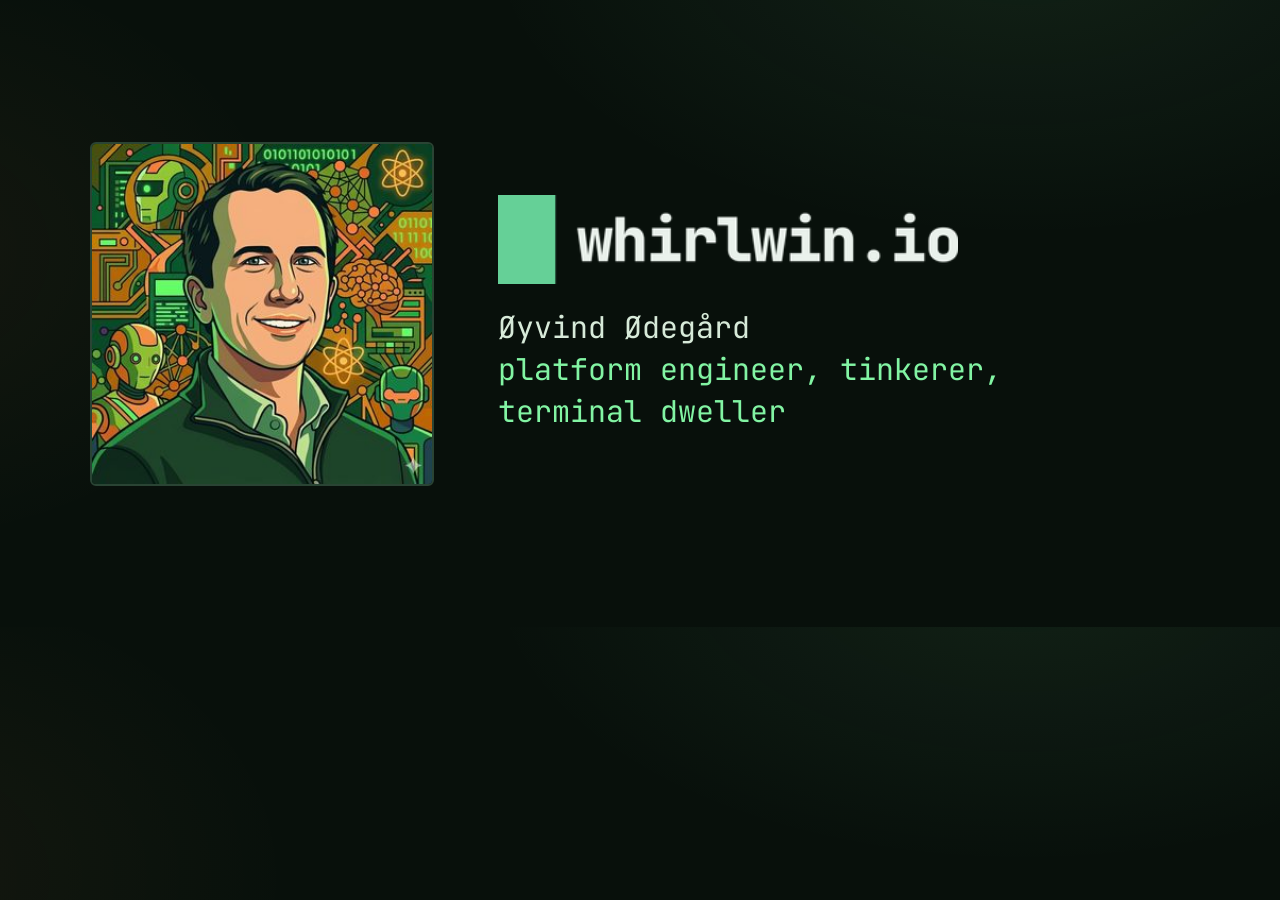
<file: og/default.html>
<!doctype html><html><head><meta charset="utf-8">
<link href="https://fonts.googleapis.com/css2?family=JetBrains+Mono:wght@400;700&display=swap" rel="stylesheet">
<style>
html,body{margin:0}
body{width:1200px;height:627px;font-family:"JetBrains Mono",monospace;display:flex;align-items:center;gap:64px;padding:0 90px;box-sizing:border-box;overflow:hidden;
background:radial-gradient(900px 500px at 80% -10%,rgba(130,244,163,.08),transparent 60%),radial-gradient(700px 500px at -10% 40%,rgba(255,180,84,.05),transparent 60%),#08100b}
img.p{width:340px;height:340px;border-radius:6px;border:2px solid #2a4434;object-fit:cover}
.t{display:flex;flex-direction:column;gap:22px}
img.l{width:460px;height:auto}
p{margin:0;color:#d7ead9;font-size:30px;line-height:1.4;max-width:560px}
p span{color:#82f4a3}
</style></head><body>
<img class="p" src="/public/profile.jpg" alt="">
<div class="t"><img class="l" src="/public/whirlwin-lockup.png" alt="">
<p>Øyvind Ødegård<br><span>platform engineer, tinkerer, terminal dweller</span></p></div>
</body></html>
</file>
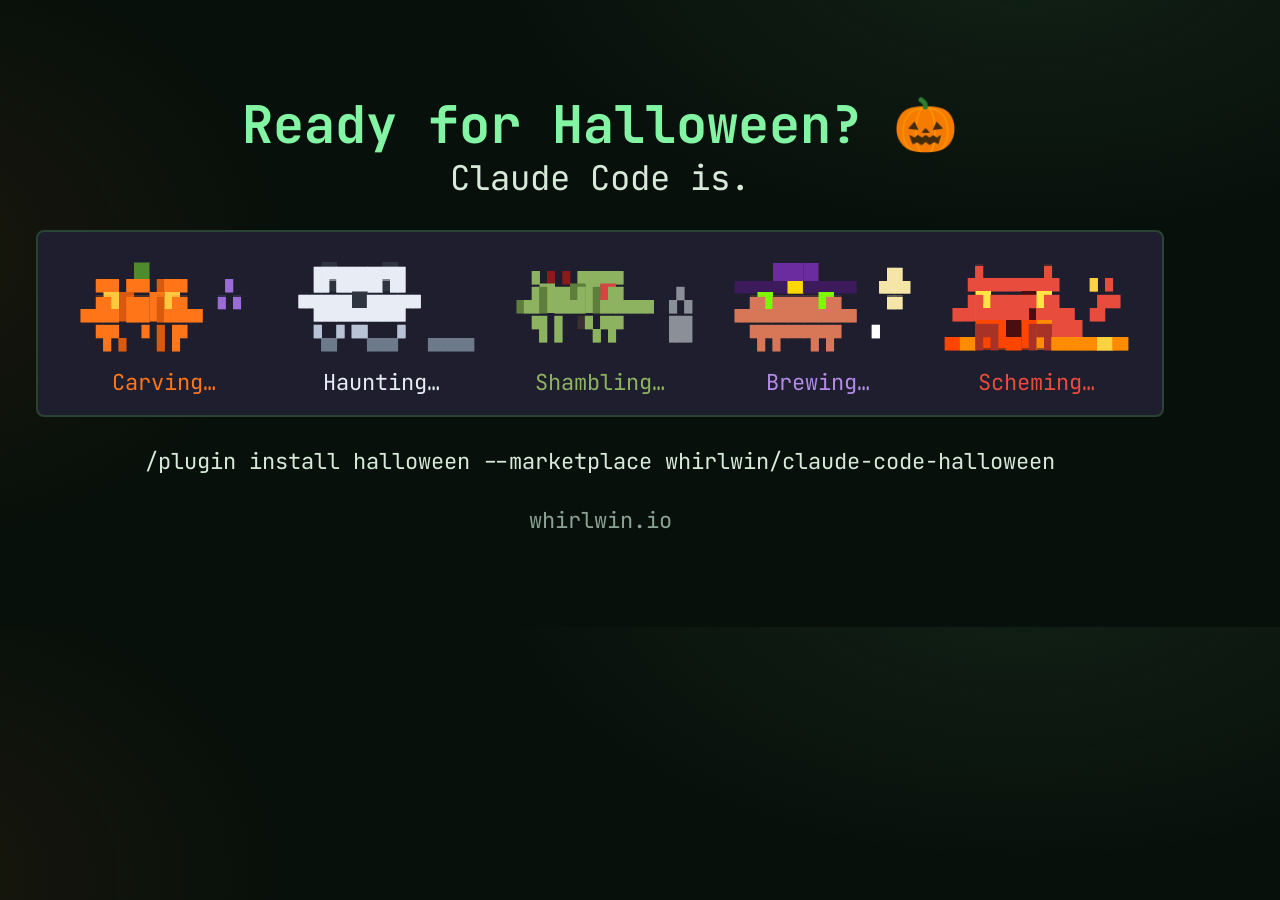
<file: og/ready-for-halloween.html>
<!doctype html><html><head><meta charset="utf-8">
<link href="https://fonts.googleapis.com/css2?family=JetBrains+Mono:wght@400;700&display=swap" rel="stylesheet">
<style>
html,body{margin:0}
body{width:1200px;height:627px;font-family:"JetBrains Mono",monospace;display:flex;flex-direction:column;align-items:center;justify-content:center;gap:30px;overflow:hidden;
background:radial-gradient(900px 500px at 80% -10%,rgba(130,244,163,.08),transparent 60%),radial-gradient(700px 500px at -10% 40%,rgba(255,117,24,.07),transparent 60%),#08100b}
h1{margin:0;color:#82f4a3;font-size:52px;font-weight:700;text-align:center;line-height:1.25}
h1 span{display:block;color:#d7ead9;font-size:34px;font-weight:400}
/* The costumes are frames cropped out of the plugin's own preview.png, one per costume. */
.strip{display:flex;gap:18px;padding:22px 26px 18px;background:#1e1e2e;border:2px solid #2a4434;border-radius:8px}
.c{display:flex;flex-direction:column;align-items:center;gap:8px;font-size:22px}
.s{--k:1.15;width:calc(174px*var(--k));height:calc(92px*var(--k));background:url(/og/halloween-preview.png) no-repeat;background-size:calc(440px*var(--k)) calc(923px*var(--k));image-rendering:pixelated}
.pumpkin .s{background-position:calc(-4px*var(--k)) calc(-4px*var(--k))}
.ghost .s{background-position:calc(-4px*var(--k)) calc(-274px*var(--k))}
.zombie .s{background-position:calc(-4px*var(--k)) calc(-371px*var(--k))}
.witch .s{background-position:calc(-4px*var(--k)) calc(-543px*var(--k))}
.devil .s{background-position:calc(-4px*var(--k)) calc(-724px*var(--k))}
.pumpkin{color:#ff7518}.ghost{color:#e8ecf4}.zombie{color:#8db360}.witch{color:#b38be6}.devil{color:#e74c3c}
p{margin:0;color:#8aa295;font-size:22px}
p b{color:#d7ead9;font-weight:400}
</style></head><body>
<h1>Ready for Halloween? 🎃<span>Claude Code is.</span></h1>
<div class="strip" id="strip">
<div class="c pumpkin"><div class="s"></div>Carving…</div>
<div class="c ghost"><div class="s"></div>Haunting…</div>
<div class="c zombie"><div class="s"></div>Shambling…</div>
<div class="c witch"><div class="s"></div>Brewing…</div>
<div class="c devil"><div class="s"></div>Scheming…</div>
</div>
<p><b>/plugin install halloween --marketplace whirlwin/claude-code-halloween</b></p>
<p>whirlwin.io</p>
</body></html>
</file>
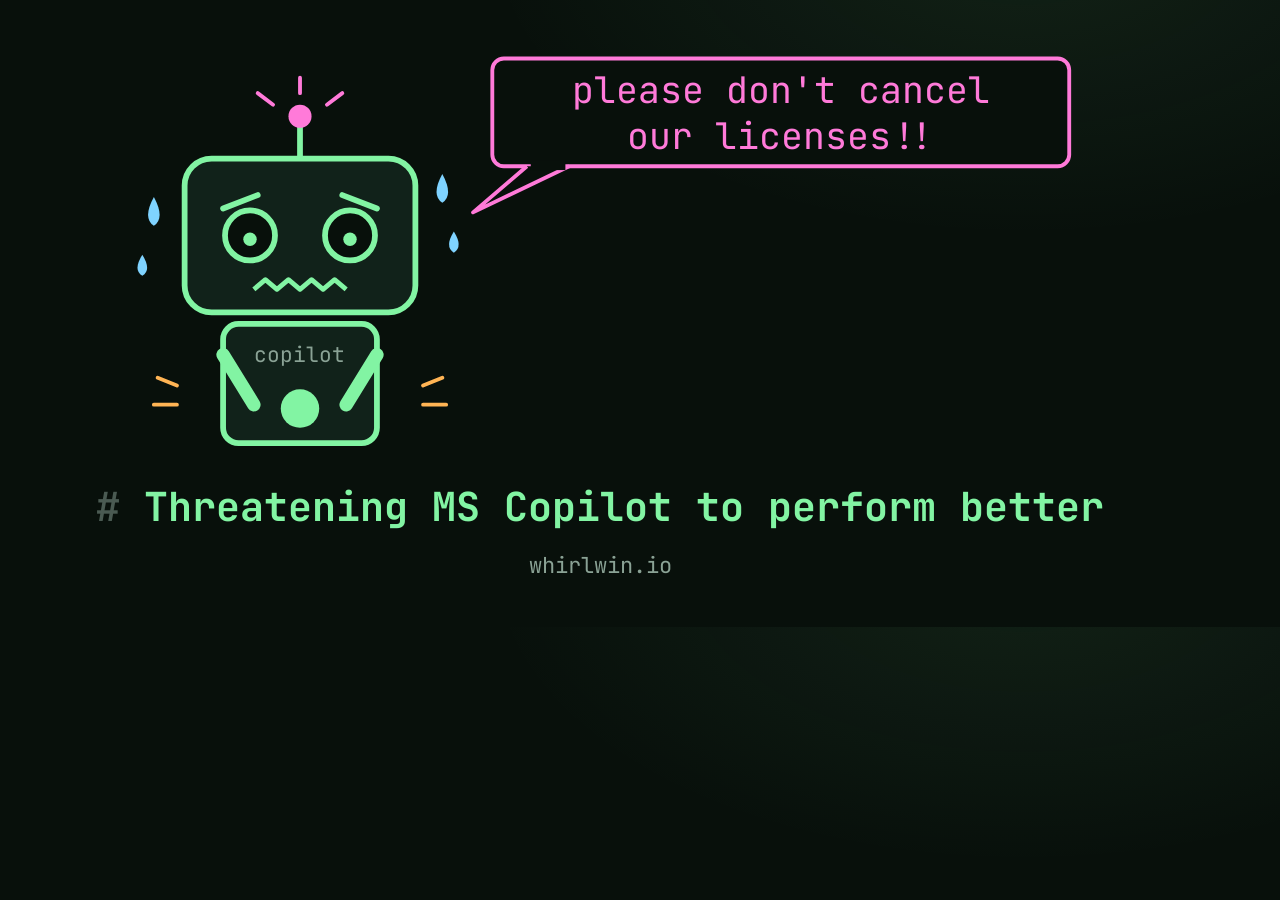
<file: og/threatening-ms-copilot.html>
<!doctype html><html><head><meta charset="utf-8">
<link href="https://fonts.googleapis.com/css2?family=JetBrains+Mono:wght@400;700&display=swap" rel="stylesheet">
<style>
html,body{margin:0}
body{width:1200px;height:627px;background:#08100b;font-family:"JetBrains Mono",monospace;display:flex;flex-direction:column;align-items:center;justify-content:center;gap:18px;overflow:hidden;
background:radial-gradient(900px 500px at 80% -10%,rgba(130,244,163,.08),transparent 60%),#08100b}
h1{margin:0;color:#82f4a3;font-size:40px;font-weight:700}
h1 span{color:#4a5a52}
p{margin:0;color:#8aa295;font-size:22px}
</style></head><body>
          <svg
            viewBox="96 34 520 216"
            width="1000"
            style="display: block; height: auto; max-width: 100%;"
            aria-hidden="true"
            aria-label="A stressed robot labelled copilot, wide eyed, sweating and wringing its hands, pleading: please don't cancel our licenses."
            font-family="JetBrains Mono, ui-monospace, monospace"
          >

            <rect x="300" y="40" width="300" height="56" rx="6" fill="#08100b" stroke="#ff7ad9" stroke-width="2" />
            <path d="M318 96 L290 120 L340 96" fill="#08100b" stroke="#ff7ad9" stroke-width="2" stroke-linejoin="round" />
            <rect x="320" y="93" width="18" height="5" fill="#08100b" />
            <text x="450" y="63" font-size="19" fill="#ff7ad9" text-anchor="middle">please don't cancel</text>
            <text x="450" y="87" font-size="19" fill="#ff7ad9" text-anchor="middle">our licenses!!</text>

            <line x1="200" y1="92" x2="200" y2="74" stroke="#82f4a3" stroke-width="3" />
            <circle cx="200" cy="70" r="6" fill="#ff7ad9" />
            <path d="M186 64 l-8 -6 M214 64 l8 -6 M200 58 l0 -8" stroke="#ff7ad9" stroke-width="2" stroke-linecap="round" />
            <rect x="140" y="92" width="120" height="80" rx="14" fill="#11221a" stroke="#82f4a3" stroke-width="3" />
            <path d="M160 118 l18 -7 M240 118 l-18 -7" stroke="#82f4a3" stroke-width="3" stroke-linecap="round" />
            <circle cx="174" cy="132" r="13" fill="#08100b" stroke="#82f4a3" stroke-width="3" />
            <circle cx="174" cy="134" r="3.5" fill="#82f4a3" />
            <circle cx="226" cy="132" r="13" fill="#08100b" stroke="#82f4a3" stroke-width="3" />
            <circle cx="226" cy="134" r="3.5" fill="#82f4a3" />
            <path d="M176 160 l6 -5 l6 5 l6 -5 l6 5 l6 -5 l6 5 l6 -5 l6 5" fill="none" stroke="#82f4a3" stroke-width="2.5" stroke-linejoin="round" />
            <path d="M274 100 q6 11 0 15 q-6 -4 0 -15 z" fill="#7fd3ff" />
            <path d="M124 112 q6 11 0 15 q-6 -4 0 -15 z" fill="#7fd3ff" />
            <path d="M280 130 q5 8 0 11 q-5 -3 0 -11 z" fill="#7fd3ff" />
            <path d="M118 142 q5 8 0 11 q-5 -3 0 -11 z" fill="#7fd3ff" />

            <rect x="160" y="178" width="80" height="62" rx="8" fill="#11221a" stroke="#82f4a3" stroke-width="3" />
            <text x="200" y="198" font-size="11" fill="#8aa295" text-anchor="middle">copilot</text>
            <path d="M160 194 L176 220 M240 194 L224 220" stroke="#82f4a3" stroke-width="7" stroke-linecap="round" />
            <circle cx="200" cy="222" r="10" fill="#82f4a3" />
            <path d="M136 210 l-10 -4 M136 220 l-12 0 M264 210 l10 -4 M264 220 l12 0" stroke="#ffb454" stroke-width="2" stroke-linecap="round" />
          </svg>
<h1><span># </span>Threatening MS Copilot to perform better</h1>
<p>whirlwin.io</p>
</body></html>
</file>
